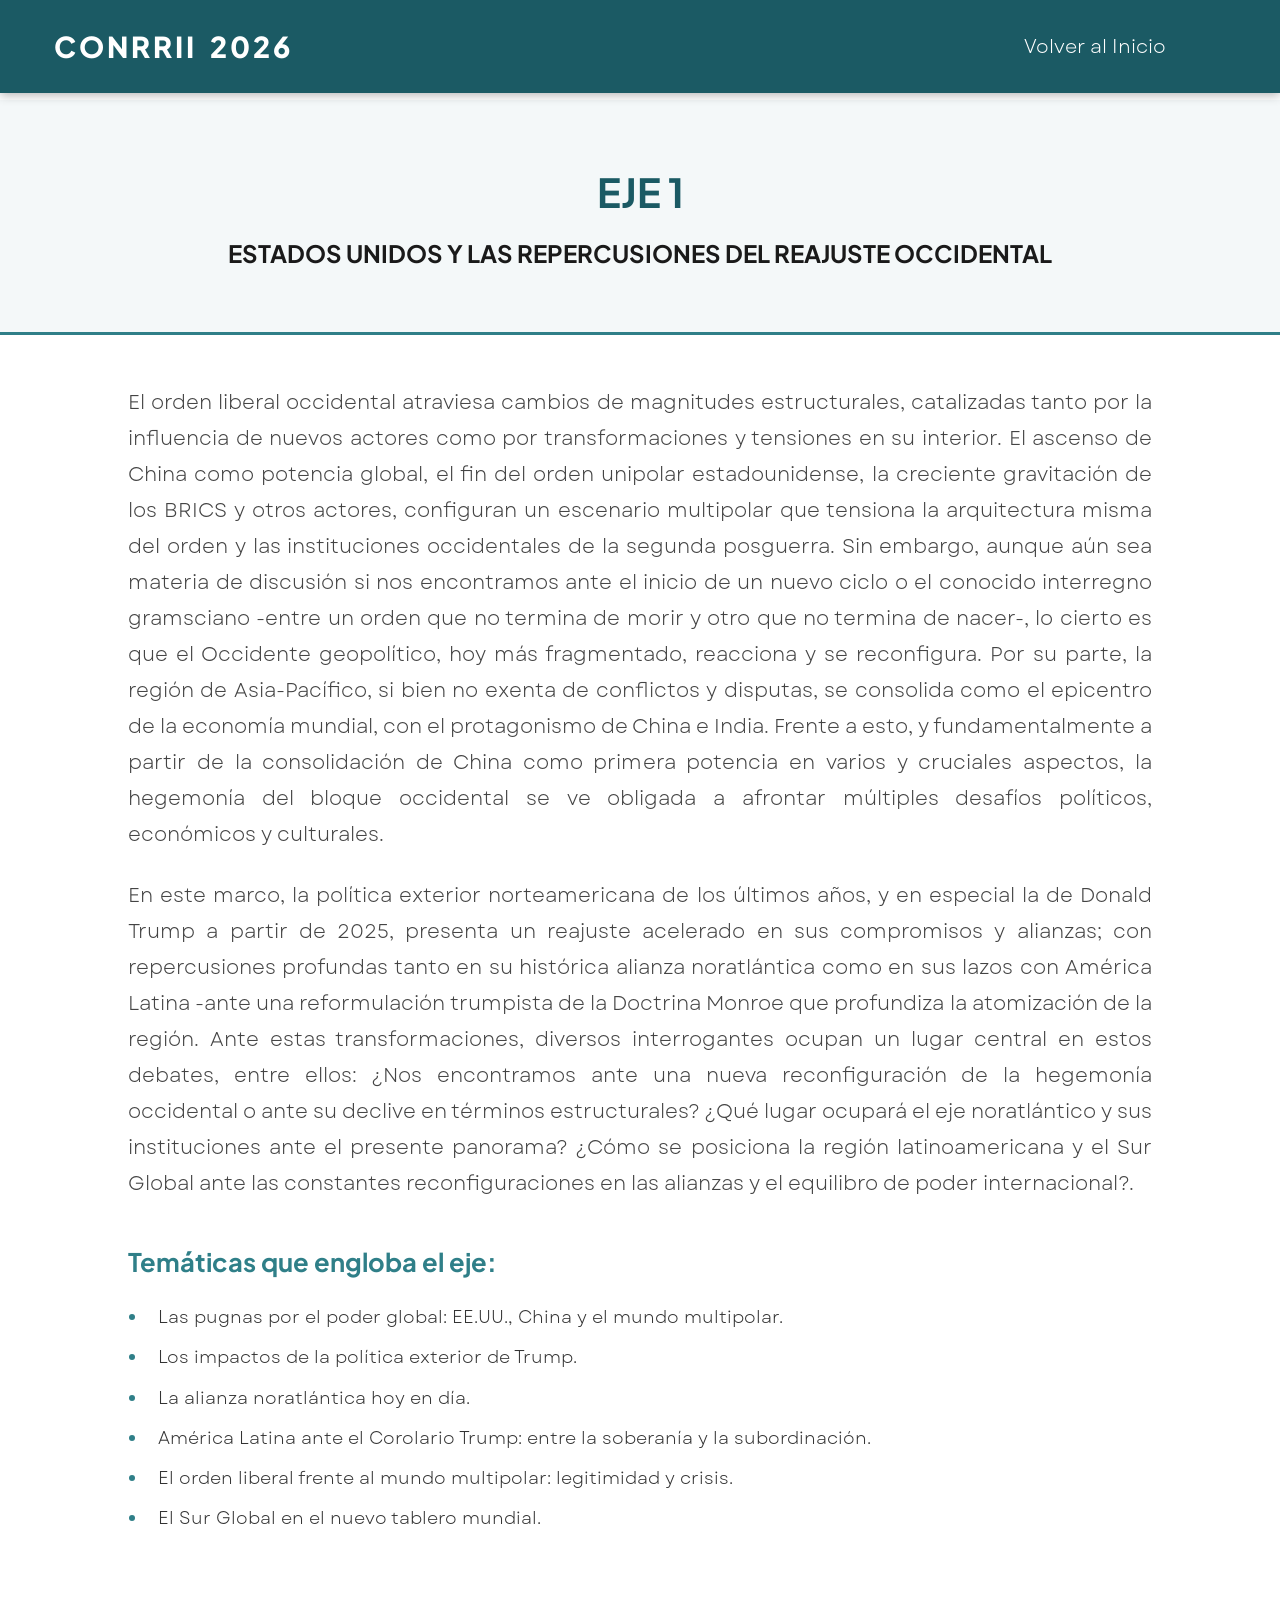
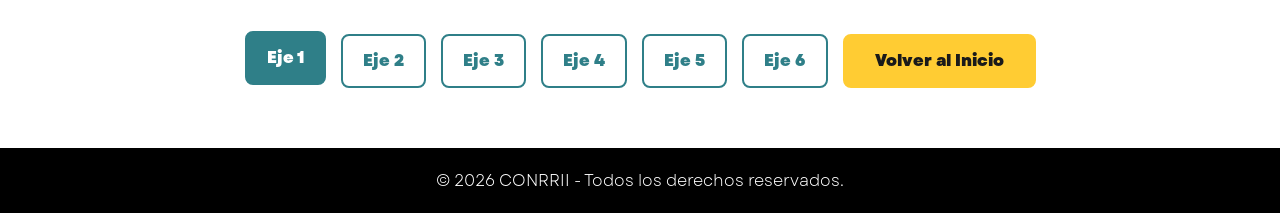
<file: ejes/eje1.html>
<!DOCTYPE html>
<html lang="es">
<head>
    <meta charset="UTF-8">
    <meta name="viewport" content="width=device-width, initial-scale=1.0">
    <title>Eje 1 | CONRRII 2026</title>
    <link rel="stylesheet" href="../style.css"> 
    <link rel="stylesheet" href="../ejes/ejes.css"> 
</head>
<body>
    <header>
        <nav>
            <a href="../index.html" class="logo">CONRRII <span class="numeros">2026</span></a>
            <ul id="nav-menu" class="menu-ejes">
                <li><a href="../index.html" class="btn-volver-header">Volver al Inicio</a></li>
            </ul>
        </nav>
    </header>

    <section class="header-eje">
        <h1>EJE 1</h1>
        <h2>ESTADOS UNIDOS Y LAS REPERCUSIONES DEL REAJUSTE OCCIDENTAL</h2>
    </section>

    <section class="contenido-eje">
        <p>El orden liberal occidental atraviesa cambios de magnitudes estructurales, catalizadas tanto por la influencia de nuevos actores como por transformaciones y tensiones en su interior. El ascenso de China como potencia global, el fin del orden unipolar estadounidense, la creciente gravitación de los BRICS y otros actores, configuran un escenario multipolar que tensiona la arquitectura misma del orden y las instituciones occidentales de la segunda posguerra. Sin embargo, aunque aún sea materia de discusión si nos encontramos ante el inicio de un nuevo ciclo o el conocido interregno gramsciano -entre un orden que no termina de morir y otro que no termina de nacer-, lo cierto es que el Occidente geopolítico, hoy más fragmentado, reacciona y se reconfigura. Por su parte, la región de Asia-Pacífico, si bien no exenta de conflictos y disputas, se consolida como el epicentro de la economía mundial, con el protagonismo de China e India. Frente a esto, y fundamentalmente a partir de la consolidación de China como primera potencia en varios y cruciales aspectos, la hegemonía del bloque occidental se ve obligada a afrontar múltiples desafíos políticos, económicos y culturales.</p>
        
        <p>En este marco, la política exterior norteamericana de los últimos años, y en especial la de Donald Trump a partir de 2025, presenta un reajuste acelerado en sus compromisos y alianzas; con repercusiones profundas tanto en su histórica alianza noratlántica como en sus lazos con América Latina -ante una reformulación trumpista de la Doctrina Monroe que profundiza la atomización de la región. Ante estas transformaciones, diversos interrogantes ocupan un lugar central en estos debates, entre ellos: ¿Nos encontramos ante una nueva reconfiguración de la hegemonía occidental o ante su declive en términos estructurales? ¿Qué lugar ocupará el eje noratlántico y sus instituciones ante el presente panorama? ¿Cómo se posiciona la región latinoamericana y el Sur Global ante las constantes reconfiguraciones en las alianzas y el equilibro de poder internacional?.</p>

        <h3>Temáticas que engloba el eje:</h3>
        <ul class="lista-temas">
            <li>Las pugnas por el poder global: EE.UU., China y el mundo multipolar.</li>
            <li>Los impactos de la política exterior de Trump.</li>
            <li>La alianza noratlántica hoy en día.</li>
            <li>América Latina ante el Corolario Trump: entre la soberanía y la subordinación.</li>
            <li>El orden liberal frente al mundo multipolar: legitimidad y crisis.</li>
            <li>El Sur Global en el nuevo tablero mundial.</li>
        </ul>
    </section>

    <section class="navegacion-ejes">
        <a href="../index.html" class="btn-nav-eje btn-volver-inicio">Volver al Inicio</a>
        <a href="eje1.html" class="btn-nav-eje activo">Eje 1</a>
        <a href="eje2.html" class="btn-nav-eje">Eje 2</a>
        <a href="eje3.html" class="btn-nav-eje">Eje 3</a>
        <a href="eje4.html" class="btn-nav-eje">Eje 4</a>
        <a href="eje5.html" class="btn-nav-eje">Eje 5</a>
        <a href="eje6.html" class="btn-nav-eje">Eje 6</a>
    </section>

    <footer class="footer-principal">
        <p>&copy; 2026 CONRRII - Todos los derechos reservados.</p>
    </footer>

</body>
</html>
</file>
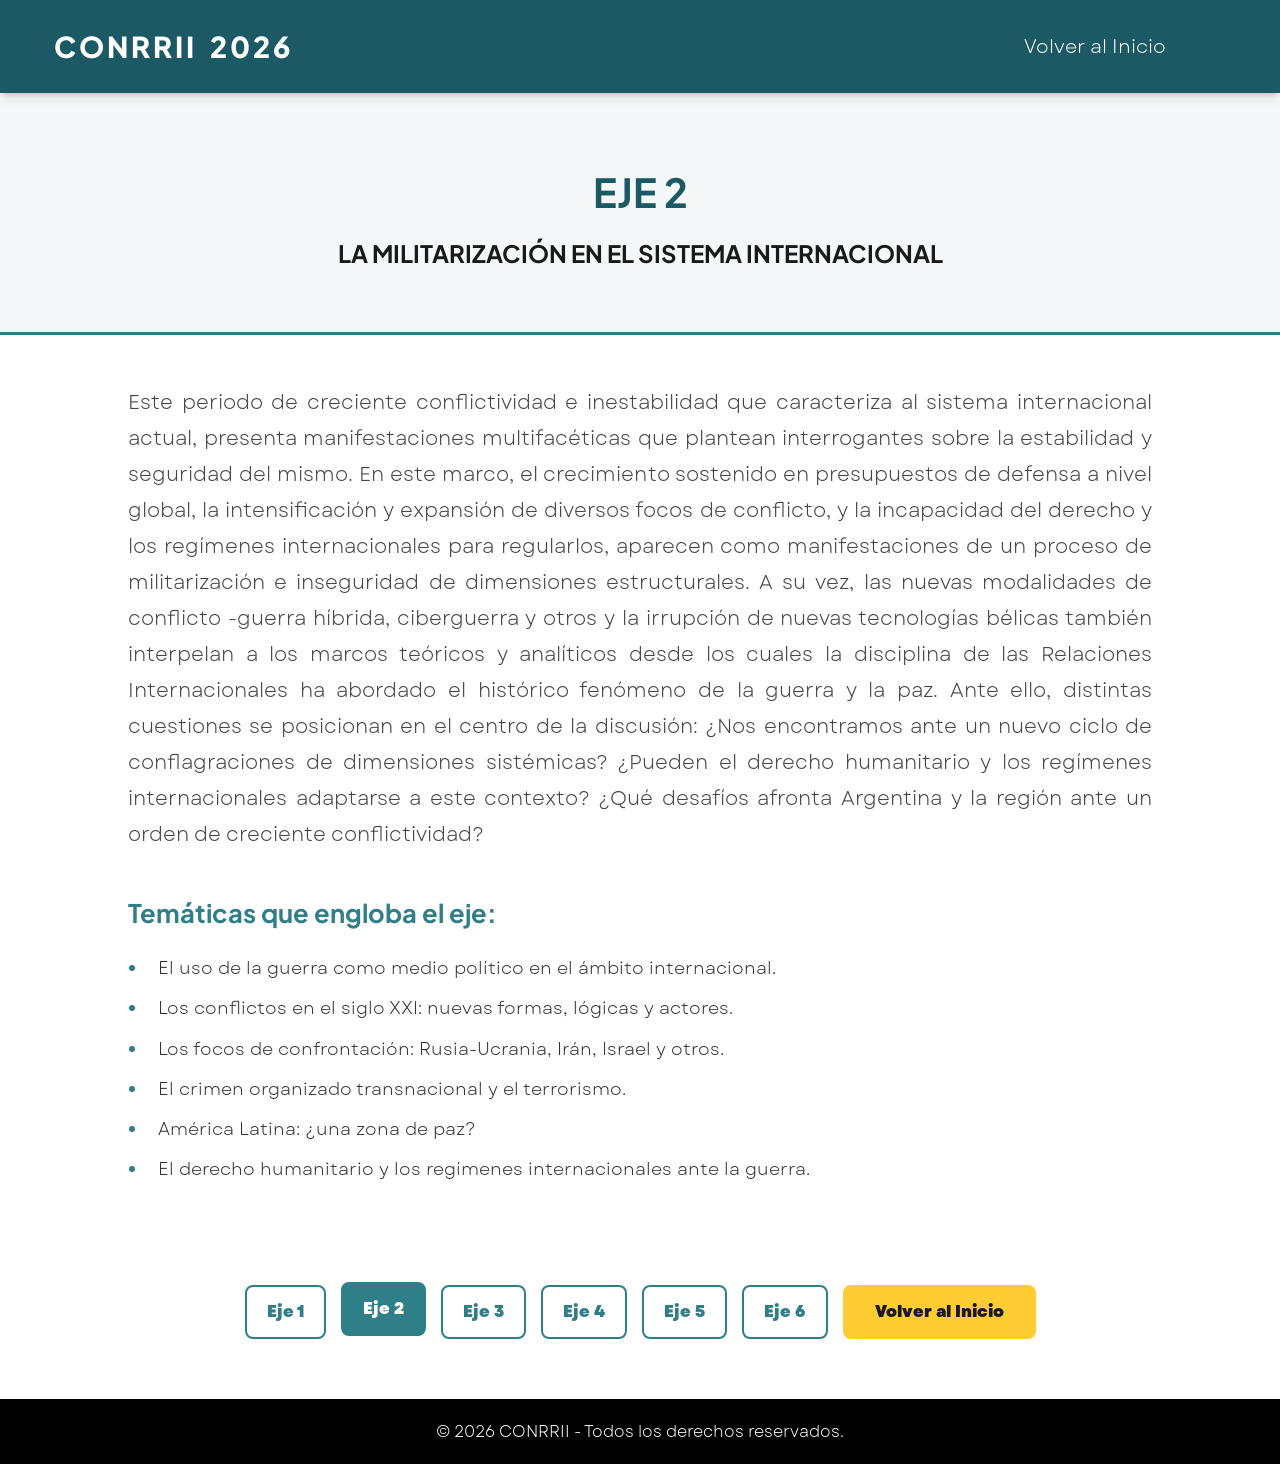
<file: ejes/eje2.html>
<!DOCTYPE html>
<html lang="es">
<head>
    <meta charset="UTF-8">
    <meta name="viewport" content="width=device-width, initial-scale=1.0">
    <title>Eje 2 | CONRRII 2026</title>
    <link rel="stylesheet" href="../style.css"> 
    <link rel="stylesheet" href="../ejes/ejes.css"> 
</head>
<body>
    <header>
        <nav>
            <a href="../index.html" class="logo">CONRRII <span class="numeros">2026</span></a>
            <ul id="nav-menu" class="menu-ejes">
                <li><a href="../index.html" class="btn-volver-header">Volver al Inicio</a></li>
            </ul>
        </nav>
    </header>

    <section class="header-eje">
        <h1>EJE 2</h1>
        <h2>LA MILITARIZACIÓN EN EL SISTEMA INTERNACIONAL</h2>
    </section>

    <section class="contenido-eje">
        <p>Este periodo de creciente conflictividad e inestabilidad que caracteriza al sistema internacional actual, presenta manifestaciones multifacéticas que plantean interrogantes sobre la estabilidad y seguridad del mismo. En este marco, el crecimiento sostenido en presupuestos de defensa a nivel global, la intensificación y expansión de diversos focos de conflicto, y la incapacidad del derecho y los regímenes internacionales para regularlos, aparecen como manifestaciones de un proceso de militarización e inseguridad de dimensiones estructurales. A su vez, las nuevas modalidades de conflicto -guerra híbrida, ciberguerra y otros y la irrupción de nuevas tecnologías bélicas también interpelan a los marcos teóricos y analíticos desde los cuales la disciplina de las Relaciones Internacionales ha abordado el histórico fenómeno de la guerra y la paz. Ante ello, distintas cuestiones se posicionan en el centro de la discusión: ¿Nos encontramos ante un nuevo ciclo de conflagraciones de dimensiones sistémicas? ¿Pueden el derecho humanitario y los regímenes internacionales adaptarse a este contexto? ¿Qué desafíos afronta Argentina y la región ante un orden de creciente conflictividad?</p>

        <h3>Temáticas que engloba el eje:</h3>
        <ul class="lista-temas">
            <li>El uso de la guerra como medio político en el ámbito internacional.</li>
            <li>Los conflictos en el siglo XXI: nuevas formas, lógicas y actores.</li>
            <li>Los focos de confrontación: Rusia-Ucrania, Irán, Israel y otros.</li>
            <li>El crimen organizado transnacional y el terrorismo.</li>
            <li>América Latina: ¿una zona de paz?</li>
            <li>El derecho humanitario y los regímenes internacionales ante la guerra.</li>
        </ul>
    </section>

    <section class="navegacion-ejes">
        <a href="../index.html" class="btn-nav-eje btn-volver-inicio">Volver al Inicio</a>
        <a href="eje1.html" class="btn-nav-eje">Eje 1</a>
        <a href="eje2.html" class="btn-nav-eje activo">Eje 2</a>
        <a href="eje3.html" class="btn-nav-eje">Eje 3</a>
        <a href="eje4.html" class="btn-nav-eje">Eje 4</a>
        <a href="eje5.html" class="btn-nav-eje">Eje 5</a>
        <a href="eje6.html" class="btn-nav-eje">Eje 6</a>
    </section>

    <footer class="footer-principal">
        <p>&copy; 2026 CONRRII - Todos los derechos reservados.</p>
    </footer>
</body>
</html>
</file>
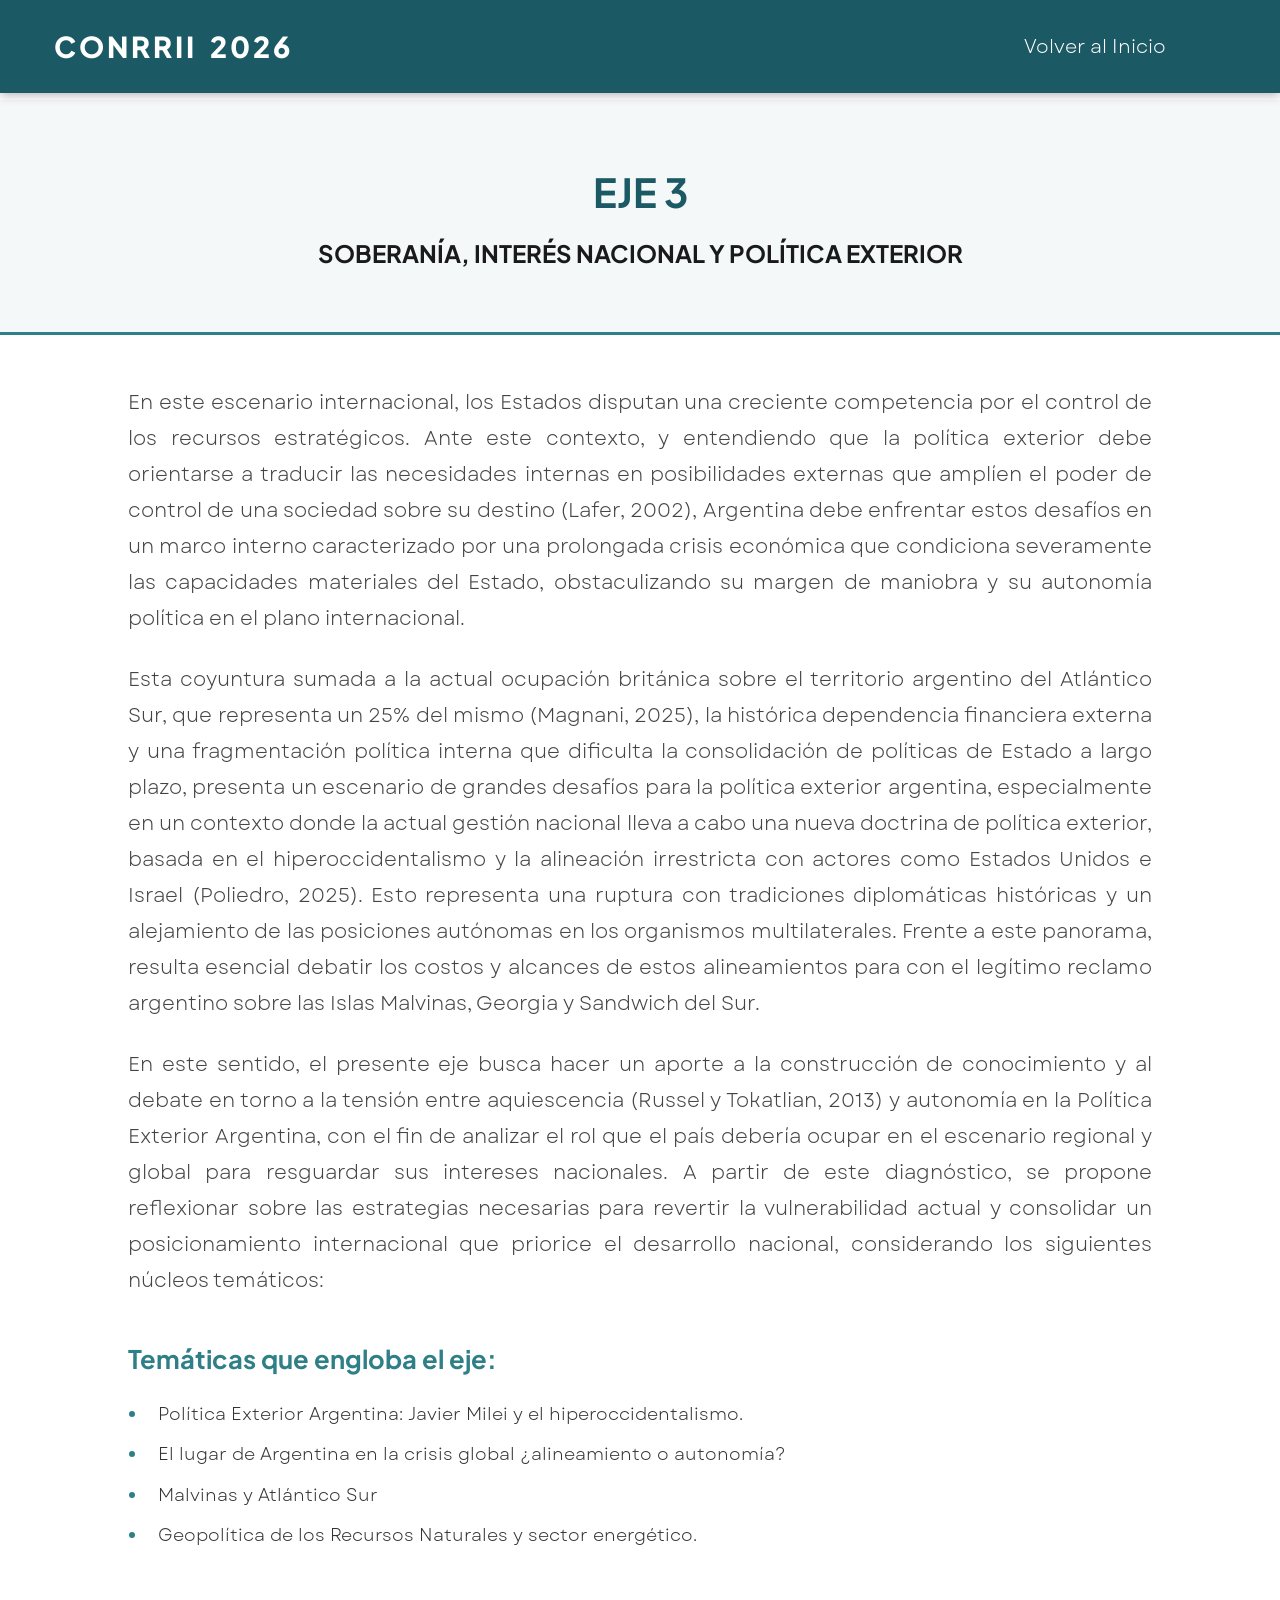
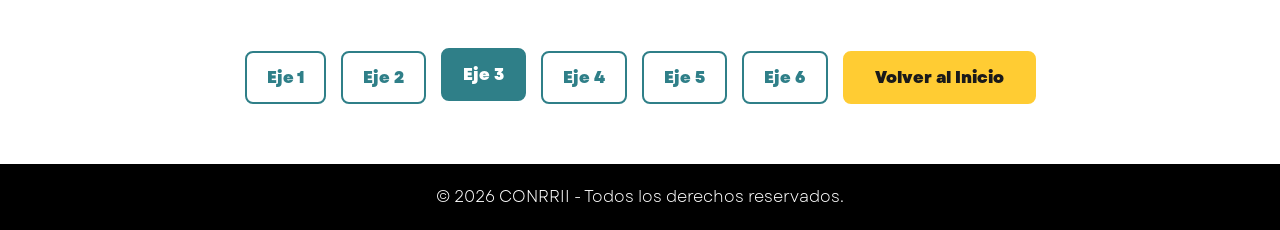
<file: ejes/eje3.html>
<!DOCTYPE html>
<html lang="es">
<head>
    <meta charset="UTF-8">
    <meta name="viewport" content="width=device-width, initial-scale=1.0">
    <title>Eje 3 | CONRRII 2026</title>
    <link rel="stylesheet" href="../style.css"> 
    <link rel="stylesheet" href="../ejes/ejes.css"> 
</head>
<body>
    <header>
        <nav>
            <a href="../index.html" class="logo">CONRRII <span class="numeros">2026</span></a>
            <ul id="nav-menu" class="menu-ejes">
                <li><a href="../index.html" class="btn-volver-header">Volver al Inicio</a></li>
            </ul>
        </nav>
    </header>

    <section class="header-eje">
        <h1>EJE 3</h1>
        <h2>SOBERANÍA, INTERÉS NACIONAL Y POLÍTICA EXTERIOR</h2>
    </section>

    <section class="contenido-eje">
        <p>En este escenario internacional, los Estados disputan una creciente competencia por el control de los recursos estratégicos. Ante este contexto, y entendiendo que la política exterior debe orientarse a traducir las necesidades internas en posibilidades externas que amplíen el poder de control de una sociedad sobre su destino (Lafer, 2002), Argentina debe enfrentar estos desafíos en un marco interno caracterizado por una prolongada crisis económica que condiciona severamente las capacidades materiales del Estado, obstaculizando su margen de maniobra y su autonomía política en el plano internacional.</p>
        
        <p>Esta coyuntura sumada a la actual ocupación británica sobre el territorio argentino del Atlántico Sur, que representa un 25% del mismo (Magnani, 2025), la histórica dependencia financiera externa y una fragmentación política interna que dificulta la consolidación de políticas de Estado a largo plazo, presenta un escenario de grandes desafíos para la política exterior argentina, especialmente en un contexto donde la actual gestión nacional lleva a cabo una nueva doctrina de política exterior, basada en el hiperoccidentalismo y la alineación irrestricta con actores como Estados Unidos e Israel (Poliedro, 2025). Esto representa una ruptura con tradiciones diplomáticas históricas y un alejamiento de las posiciones autónomas en los organismos multilaterales. Frente a este panorama, resulta esencial debatir los costos y alcances de estos alineamientos para con el legítimo reclamo argentino sobre las Islas Malvinas, Georgia y Sandwich del Sur.</p>

        <p>En este sentido, el presente eje busca hacer un aporte a la construcción de conocimiento y al debate en torno a la tensión entre aquiescencia (Russel y Tokatlian, 2013) y autonomía en la Política Exterior Argentina, con el fin de analizar el rol que el país debería ocupar en el escenario regional y global para resguardar sus intereses nacionales. A partir de este diagnóstico, se propone reflexionar sobre las estrategias necesarias para revertir la vulnerabilidad actual y consolidar un posicionamiento internacional que priorice el desarrollo nacional, considerando los siguientes núcleos temáticos:</p>

        <h3>Temáticas que engloba el eje:</h3>
        <ul class="lista-temas">
            <li>Política Exterior Argentina: Javier Milei y el hiperoccidentalismo.</li>
            <li>El lugar de Argentina en la crisis global ¿alineamiento o autonomía?</li>
            <li>Malvinas y Atlántico Sur</li>
            <li>Geopolítica de los Recursos Naturales y sector energético.</li>
        </ul>
    </section>

    <section class="navegacion-ejes">
        <a href="../index.html" class="btn-nav-eje btn-volver-inicio">Volver al Inicio</a>
        <a href="eje1.html" class="btn-nav-eje">Eje 1</a>
        <a href="eje2.html" class="btn-nav-eje">Eje 2</a>
        <a href="eje3.html" class="btn-nav-eje activo">Eje 3</a>
        <a href="eje4.html" class="btn-nav-eje">Eje 4</a>
        <a href="eje5.html" class="btn-nav-eje">Eje 5</a>
        <a href="eje6.html" class="btn-nav-eje">Eje 6</a>
    </section>

    <footer class="footer-principal">
        <p>&copy; 2026 CONRRII - Todos los derechos reservados.</p>
    </footer>
</body>
</html>
</file>
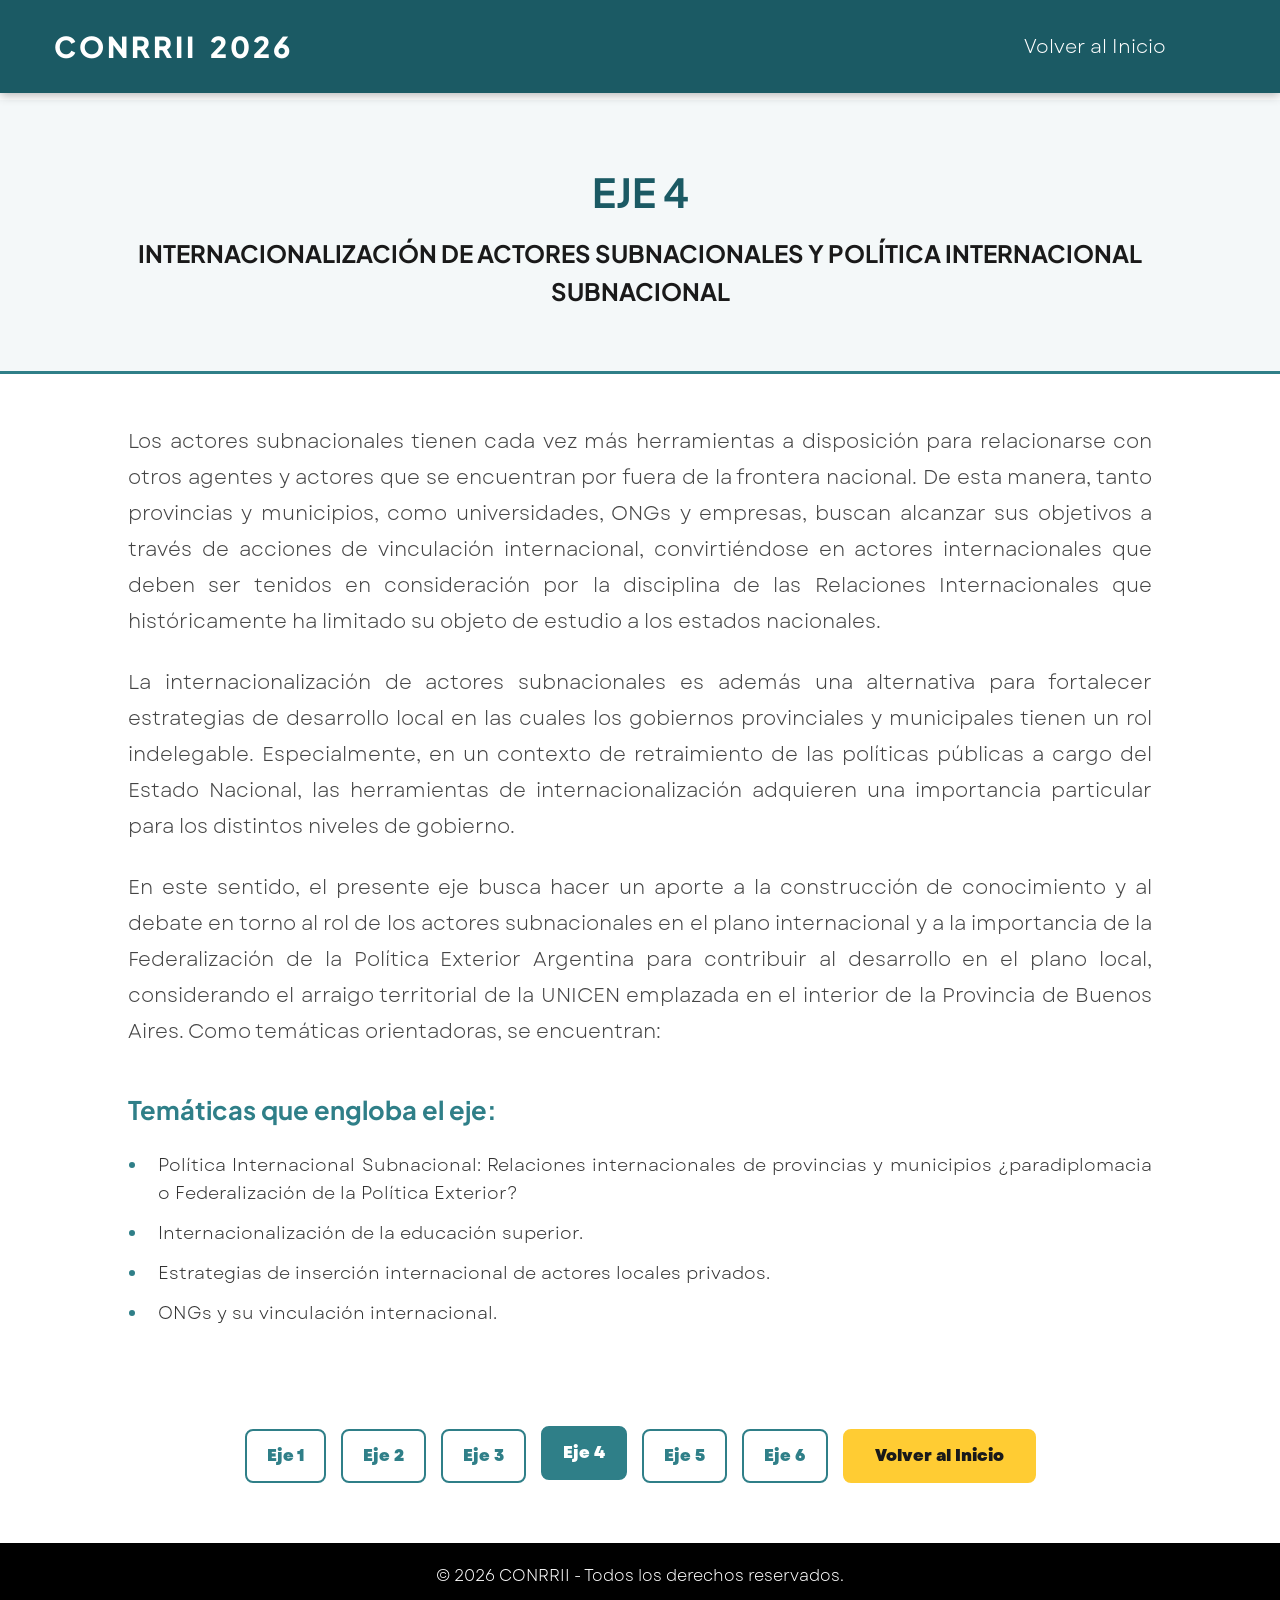
<file: ejes/eje4.html>
<!DOCTYPE html>
<html lang="es">
<head>
    <meta charset="UTF-8">
    <meta name="viewport" content="width=device-width, initial-scale=1.0">
    <title>Eje 4 | CONRRII 2026</title>
    <link rel="stylesheet" href="../style.css"> 
    <link rel="stylesheet" href="../ejes/ejes.css"> 
</head>
<body>
    <header>
        <nav>
            <a href="../index.html" class="logo">CONRRII <span class="numeros">2026</span></a>
            <ul id="nav-menu" class="menu-ejes">
                <li><a href="../index.html" class="btn-volver-header">Volver al Inicio</a></li>
            </ul>
        </nav>
    </header>

    <section class="header-eje">
        <h1>EJE 4</h1>
        <h2>INTERNACIONALIZACIÓN DE ACTORES SUBNACIONALES Y POLÍTICA INTERNACIONAL SUBNACIONAL</h2>
    </section>

    <section class="contenido-eje">
        <p>Los actores subnacionales tienen cada vez más herramientas a disposición para relacionarse con otros agentes y actores que se encuentran por fuera de la frontera nacional. De esta manera, tanto provincias y municipios, como universidades, ONGs y empresas, buscan alcanzar sus objetivos a través de acciones de vinculación internacional, convirtiéndose en actores internacionales que deben ser tenidos en consideración por la disciplina de las Relaciones Internacionales que históricamente ha limitado su objeto de estudio a los estados nacionales.</p>
        
        <p>La internacionalización de actores subnacionales es además una alternativa para fortalecer estrategias de desarrollo local en las cuales los gobiernos provinciales y municipales tienen un rol indelegable. Especialmente, en un contexto de retraimiento de las políticas públicas a cargo del Estado Nacional, las herramientas de internacionalización adquieren una importancia particular para los distintos niveles de gobierno.</p>

        <p>En este sentido, el presente eje busca hacer un aporte a la construcción de conocimiento y al debate en torno al rol de los actores subnacionales en el plano internacional y a la importancia de la Federalización de la Política Exterior Argentina para contribuir al desarrollo en el plano local, considerando el arraigo territorial de la UNICEN emplazada en el interior de la Provincia de Buenos Aires. Como temáticas orientadoras, se encuentran:</p>

        <h3>Temáticas que engloba el eje:</h3>
        <ul class="lista-temas">
            <li>Política Internacional Subnacional: Relaciones internacionales de provincias y municipios ¿paradiplomacia o Federalización de la Política Exterior?</li>
            <li>Internacionalización de la educación superior.</li>
            <li>Estrategias de inserción internacional de actores locales privados.</li>
            <li>ONGs y su vinculación internacional.</li>
        </ul>
    </section>

    <section class="navegacion-ejes">
        <a href="../index.html" class="btn-nav-eje btn-volver-inicio">Volver al Inicio</a>
        <a href="eje1.html" class="btn-nav-eje">Eje 1</a>
        <a href="eje2.html" class="btn-nav-eje">Eje 2</a>
        <a href="eje3.html" class="btn-nav-eje">Eje 3</a>
        <a href="eje4.html" class="btn-nav-eje activo">Eje 4</a>
        <a href="eje5.html" class="btn-nav-eje">Eje 5</a>
        <a href="eje6.html" class="btn-nav-eje">Eje 6</a>
    </section>

    <footer class="footer-principal">
        <p>&copy; 2026 CONRRII - Todos los derechos reservados.</p>
    </footer>
</body>
</html>
</file>
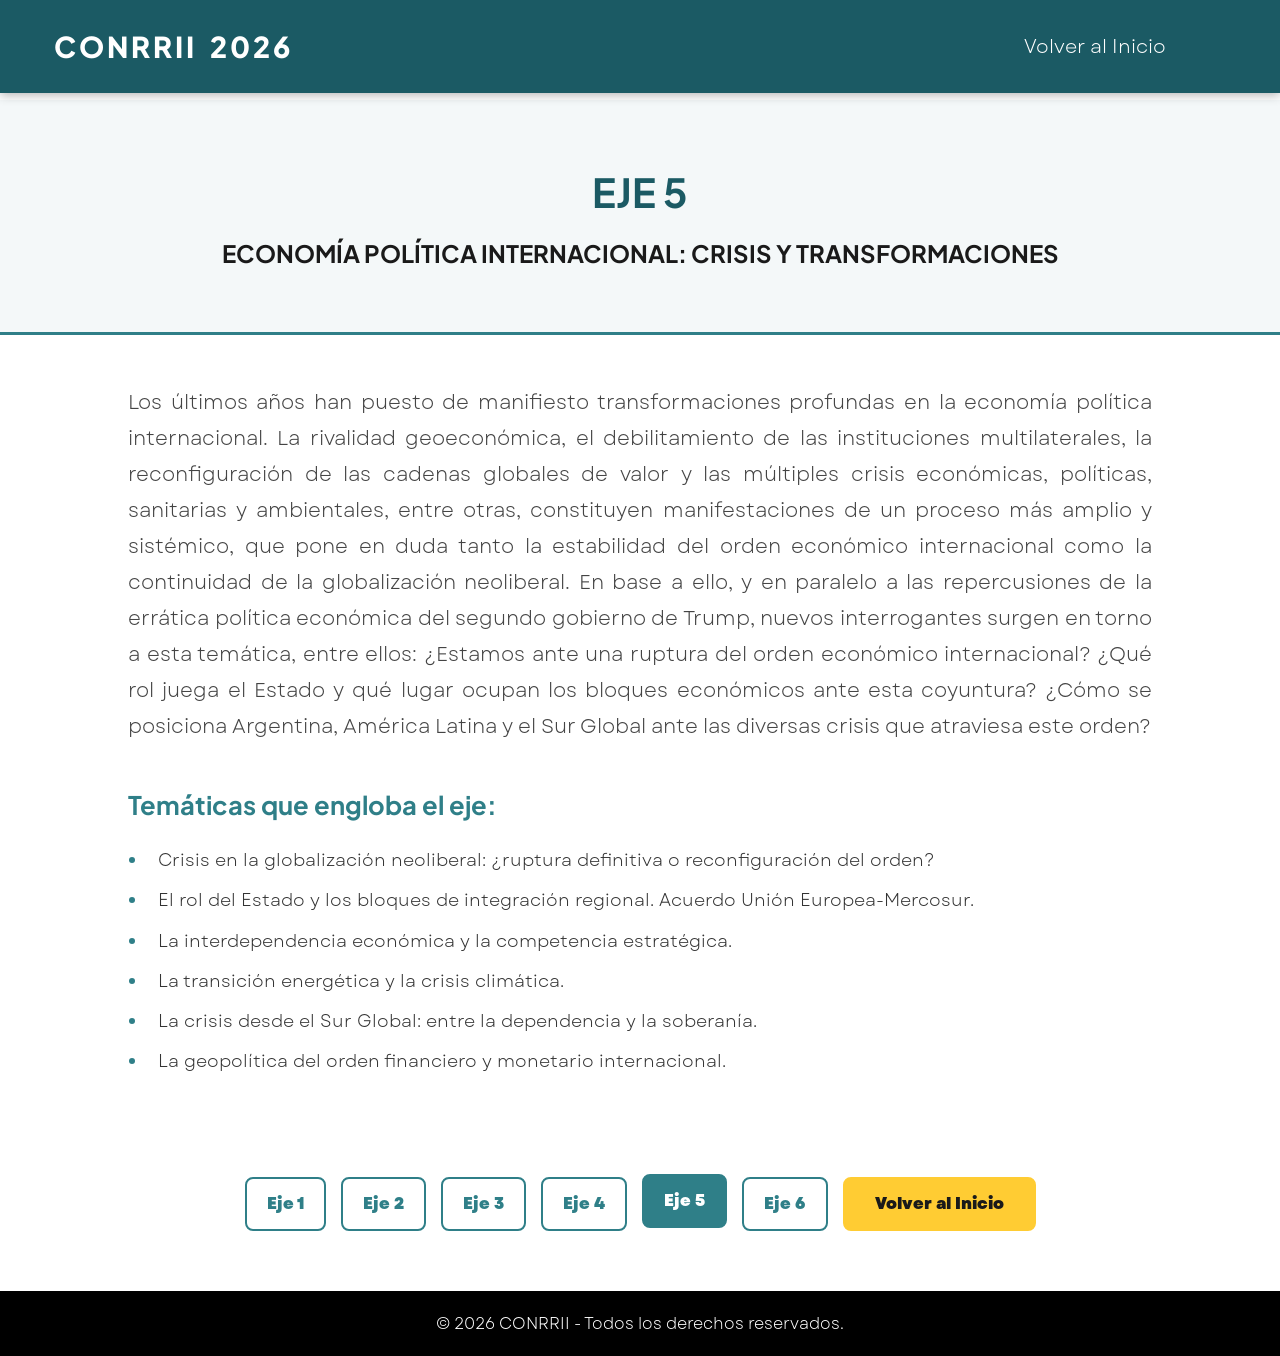
<file: ejes/eje5.html>
<!DOCTYPE html>
<html lang="es">
<head>
    <meta charset="UTF-8">
    <meta name="viewport" content="width=device-width, initial-scale=1.0">
    <title>Eje 5 | CONRRII 2026</title>
    <link rel="stylesheet" href="../style.css"> 
    <link rel="stylesheet" href="../ejes/ejes.css"> 
</head>
<body>
    <header>
        <nav>
            <a href="../index.html" class="logo">CONRRII <span class="numeros">2026</span></a>
            <ul id="nav-menu" class="menu-ejes">
                <li><a href="../index.html" class="btn-volver-header">Volver al Inicio</a></li>
            </ul>
        </nav>
    </header>

    <section class="header-eje">
        <h1>EJE 5</h1>
        <h2>ECONOMÍA POLÍTICA INTERNACIONAL: CRISIS Y TRANSFORMACIONES</h2>
    </section>

    <section class="contenido-eje">
        <p>Los últimos años han puesto de manifiesto transformaciones profundas en la economía política internacional. La rivalidad geoeconómica, el debilitamiento de las instituciones multilaterales, la reconfiguración de las cadenas globales de valor y las múltiples crisis económicas, políticas, sanitarias y ambientales, entre otras, constituyen manifestaciones de un proceso más amplio y sistémico, que pone en duda tanto la estabilidad del orden económico internacional como la continuidad de la globalización neoliberal. En base a ello, y en paralelo a las repercusiones de la errática política económica del segundo gobierno de Trump, nuevos interrogantes surgen en torno a esta temática, entre ellos: ¿Estamos ante una ruptura del orden económico internacional? ¿Qué rol juega el Estado y qué lugar ocupan los bloques económicos ante esta coyuntura? ¿Cómo se posiciona Argentina, América Latina y el Sur Global ante las diversas crisis que atraviesa este orden?</p>

        <h3>Temáticas que engloba el eje:</h3>
        <ul class="lista-temas">
            <li>Crisis en la globalización neoliberal: ¿ruptura definitiva o reconfiguración del orden?</li>
            <li>El rol del Estado y los bloques de integración regional. Acuerdo Unión Europea-Mercosur.</li>
            <li>La interdependencia económica y la competencia estratégica.</li>
            <li>La transición energética y la crisis climática.</li>
            <li>La crisis desde el Sur Global: entre la dependencia y la soberanía.</li>
            <li>La geopolítica del orden financiero y monetario internacional.</li>
        </ul>
    </section>

    <section class="navegacion-ejes">
        <a href="../index.html" class="btn-nav-eje btn-volver-inicio">Volver al Inicio</a>
        <a href="eje1.html" class="btn-nav-eje">Eje 1</a>
        <a href="eje2.html" class="btn-nav-eje">Eje 2</a>
        <a href="eje3.html" class="btn-nav-eje">Eje 3</a>
        <a href="eje4.html" class="btn-nav-eje">Eje 4</a>
        <a href="eje5.html" class="btn-nav-eje activo">Eje 5</a>
        <a href="eje6.html" class="btn-nav-eje">Eje 6</a>
    </section>

    <footer class="footer-principal">
        <p>&copy; 2026 CONRRII - Todos los derechos reservados.</p>
    </footer>
</body>
</html>
</file>
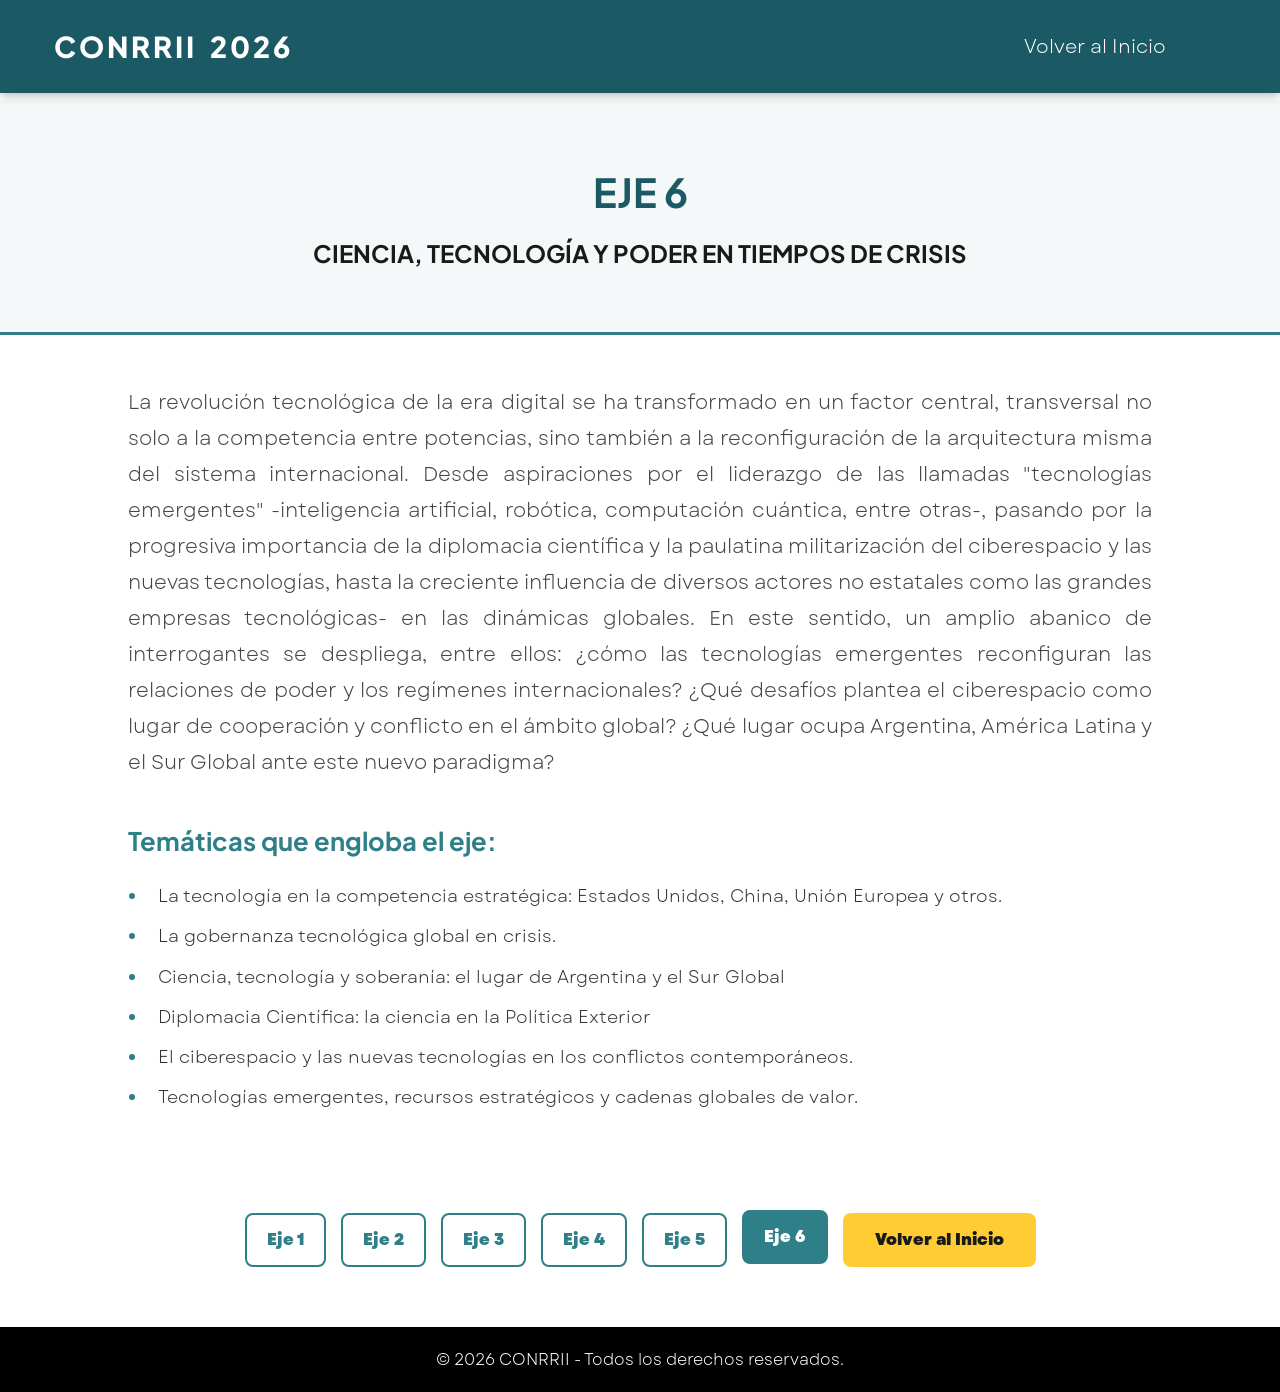
<file: ejes/eje6.html>
<!DOCTYPE html>
<html lang="es">
<head>
    <meta charset="UTF-8">
    <meta name="viewport" content="width=device-width, initial-scale=1.0">
    <title>Eje 6 | CONRRII 2026</title>
    <link rel="stylesheet" href="../style.css"> 
    <link rel="stylesheet" href="../ejes/ejes.css"> 
</head>
<body>
    <header>
        <nav>
            <a href="../index.html" class="logo">CONRRII <span class="numeros">2026</span></a>
            <ul id="nav-menu" class="menu-ejes">
                <li><a href="../index.html" class="btn-volver-header">Volver al Inicio</a></li>
            </ul>
        </nav>
    </header>

    <section class="header-eje">
        <h1>EJE 6</h1>
        <h2>CIENCIA, TECNOLOGÍA Y PODER EN TIEMPOS DE CRISIS</h2>
    </section>

    <section class="contenido-eje">
        <p>La revolución tecnológica de la era digital se ha transformado en un factor central, transversal no solo a la competencia entre potencias, sino también a la reconfiguración de la arquitectura misma del sistema internacional. Desde aspiraciones por el liderazgo de las llamadas "tecnologías emergentes" -inteligencia artificial, robótica, computación cuántica, entre otras-, pasando por la progresiva importancia de la diplomacia científica y la paulatina militarización del ciberespacio y las nuevas tecnologías, hasta la creciente influencia de diversos actores no estatales como las grandes empresas tecnológicas- en las dinámicas globales. En este sentido, un amplio abanico de interrogantes se despliega, entre ellos: ¿cómo las tecnologías emergentes reconfiguran las relaciones de poder y los regímenes internacionales? ¿Qué desafíos plantea el ciberespacio como lugar de cooperación y conflicto en el ámbito global? ¿Qué lugar ocupa Argentina, América Latina y el Sur Global ante este nuevo paradigma?</p>

        <h3>Temáticas que engloba el eje:</h3>
        <ul class="lista-temas">
            <li>La tecnología en la competencia estratégica: Estados Unidos, China, Unión Europea y otros.</li>
            <li>La gobernanza tecnológica global en crisis.</li>
            <li>Ciencia, tecnología y soberanía: el lugar de Argentina y el Sur Global</li>
            <li>Diplomacia Científica: la ciencia en la Política Exterior</li>
            <li>El ciberespacio y las nuevas tecnologías en los conflictos contemporáneos.</li>
            <li>Tecnologías emergentes, recursos estratégicos y cadenas globales de valor.</li>
        </ul>
    </section>

    <section class="navegacion-ejes">
        <a href="../index.html" class="btn-nav-eje btn-volver-inicio">Volver al Inicio</a>
        <a href="eje1.html" class="btn-nav-eje">Eje 1</a>
        <a href="eje2.html" class="btn-nav-eje">Eje 2</a>
        <a href="eje3.html" class="btn-nav-eje">Eje 3</a>
        <a href="eje4.html" class="btn-nav-eje">Eje 4</a>
        <a href="eje5.html" class="btn-nav-eje">Eje 5</a>
        <a href="eje6.html" class="btn-nav-eje activo">Eje 6</a>
    </section>

    <footer class="footer-principal">
        <p>&copy; 2026 CONRRII - Todos los derechos reservados.</p>
    </footer>
</body>
</html>
</file>
<file: style.css>
@import url('https://fonts.googleapis.com/css2?family=Plus+Jakarta+Sans:wght@600;700;800&display=swap'); 
@font-face {
    font-family: 'Garet';
    src: url('fuentes/Garet-Book.woff2') format('woff2'),
         url('fuentes/Garet-Book.ttf') format('truetype');
    font-weight: normal;
    font-style: normal;
    font-display: swap; 
}

@font-face {
    font-family: 'Garet';
    src: url('fuentes/Garet-Heavy.woff2') format('woff2'),
         url('fuentes/Garet-Heavy.ttf') format('truetype');
    font-weight: bold;
    font-style: normal;
    font-display: swap; 
}

:root {
    /*paleta de colores oficial */
    --color-fondo: #1b5a64;      
    --color-secundario: #338390; 
    --color-acento: #ffcc33;     
    --color-blanco: #ffffff;     
    --color-texto: #1a1a1a;      

    --fuente-titulos: 'Plus Jakarta Sans', -apple-system, BlinkMacSystemFont, sans-serif;
    --fuente-textos: 'Garet', sans-serif;
}

* {
    margin: 0;
    padding: 0;
    box-sizing: border-box;
    /* Le aplicamos Garet a toda la página por defecto */
    font-family: var(--fuente-textos);
    scroll-behavior: smooth;
    scroll-margin-top: 50px;
}

body {
    background-color: var(--color-blanco);
    color: var(--color-texto);
    line-height: 1.6;
    overflow-x: hidden; 

}

/* Títulos con Monterchi Serif */
h1, h2, h3, .logo {
    font-family: var(--fuente-titulos);
}

header {
    background-color: var(--color-fondo); 
    color: var(--color-blanco);
    padding: 1rem 5%;
    position: fixed;
    width: 100%;
    top: 0;
    z-index: 1000;
    box-shadow: 0 2px 10px rgba(0,0,0,0.3);
}

/* Configuracion estetica del header */
nav {
    display: flex;
    align-items: center;
    justify-content: space-between; /* Separa los extremos */
    padding: 5px 20px;
}

#nav-menu {
    display: flex;
    align-items: center;
    list-style: none;
    gap: 1.8rem; /* Distancia uniforme e idéntica entre todos los elementos */
    margin: 0 auto; /* Centra el grupo de enlaces dentro del espacio disponible */
    padding: 0 20px;
}

.logo {
    text-decoration: none;
    font-size: 1.8rem;
    font-weight: 800;
    letter-spacing: 3px;
    cursor: pointer;
    position: relative;
    color: var(--color-blanco);
    overflow: hidden;
    margin-left: -30px;
}

.logo:hover {
    background: linear-gradient(
        to right, 
        var(--color-blanco) 20%, 
        var(--color-acento) 40%, 
        var(--color-blanco) 60%
    );
    background-size: 200% auto;
    -webkit-background-clip: text;
    -webkit-text-fill-color: transparent;
    animation: brilloMetalico 1.5s linear infinite;
}

nav ul {
    display: flex;
    list-style: none;
}

nav ul li {
    margin-left: 0; /* Se elimina el margin fijo para usar flexbox gap */
}

/*Tamaño de los enlaces del header*/
nav ul li a {
    color: var(--color-blanco);
    text-decoration: none;
    font-size: 0.95rem;
    white-space: nowrap; /* Evita que los nombres de menú se rompan en 2 líneas */
    transition: color 0.3s;
}

nav ul li a:hover {
    color: var(--color-acento); 
}

/* Sección Hero (Inicio) */
.hero {
    height: 80vh; 
    background: linear-gradient(rgba(0, 35, 68, 0.8), rgba(0, 35, 68, 0.8)), 
                url('img/fonodConri.jpg');
    background-size: cover;
    background-position: center;
    display: flex;
    flex-direction: column;
    justify-content: center;
    align-items: center;
    text-align: center;
    color: white;
    padding: 0 10%;
    margin-top: 70px;
}

.hero h1 {
    font-size: 2.0rem; 
    font-weight: 700;
    line-height: 1.3;
    max-width: 900px;
    margin-bottom: 20px;
    letter-spacing: -1.0px;
}

/* Secciones de Contenido */
.content-section {
    padding: 130px 10% 80px 10%;
    text-align: center;
    border-bottom: 1px solid #f0f0f0; 
}

.content-section h2 {
    font-size: 2.8rem;
    color: #2F7F88;
    margin-bottom: 40px;
    position: relative;
    padding-bottom: 15px;
    display: inline-block;
    /* Animación de entrada suave */
    opacity: 0;
    transform: translateY(30px);
    transition: opacity 0.6s ease-out, transform 0.6s ease-out;
}
.content-section h2.visible {
    opacity: 1;
    transform: translateY(0);
}
.content-section h2::after {
    content: '';
    position: absolute;
    bottom: 0;
    left: 50%;
    width: 0; 
    height: 4px;
    background-color: #2F7F88;
    transition: width 0.6s ease-in-out;
    transform: translateX(-50%);
}

.content-section h2.visible::after {
    width: 80px; 
}

/* BOTONES DE EJES Y CHARLAS ESPECIALES */
.grid-charlas {
    display: grid;
    grid-template-columns: repeat(auto-fit, minmax(200px, 1fr));
    gap: 20px;
    margin-top: 30px;
}

.grid-charlas-especiales {
    display: grid;
    grid-template-columns: repeat(auto-fit, minmax(200px, 1fr)); 
    gap: 15px;
    margin-left: auto;
    margin-right: auto;
}

.boton-charla {
    background-color: #2F7F88;
    color: white;
    padding: 15px 10px;
    text-decoration: none;
    border-radius: 8px;
    font-weight: normal;
    font-size: 0.9rem;
    transition: transform 0.3s, background-color 0.3s;
    border: 2px solid transparent;
}

.titulo-mesas-especiales {
    margin-top: 100px;
    margin-bottom: 30px;
    font-size: 1.4rem;
    color: #1b5a64;
    font-weight: bold;
}

.boton-charla-especial {
    margin-top: 60px;
    margin-bottom: 10px;
    background-color: #053036;
    color: white;
    padding: 15px 10px;
    font-size: 0.9rem;
    word-wrap: break-word;
    text-decoration: none;
    border-radius: 8px;
    font-weight: normal;
    transition: transform 0.3s, background-color 0.3s;
    border: 2px solid transparent;
    display: flex;
    flex-direction: column; /* Respeta el salto de línea del <br> y el <small> */
    justify-content: center; /* Lo centra verticalmente */
    align-items: center; /* Lo centra horizontalmente */
    text-align: center; /* Asegura que las líneas de texto queden simétricas */
}

.boton-charla:hover {
    background-color: #ffffff;
    color: #2F7F88;
    border: 2px solid #2F7F88;
    transform: translateY(-5px);
}

.boton-charla-especial:hover {
    background-color: #ffffff;
    color: #d69813;
    border: 2px solid #2F7F88;
    transform: translateY(-5px);
}

/* Formulario de Contacto */
form {
    max-width: 600px;
    margin: 0 auto;
    display: flex;
    flex-direction: column;
    gap: 15px;
}

form input, form textarea {
    padding: 12px;
    border: 1px solid #ccc;
    border-radius: 5px;
    width: 100%;
}

form button {
    background-color:#2F7F88;
    color: white;
    padding: 15px;
    border: none;
    border-radius: 5px;
    cursor: pointer;
    font-size: 1rem;
    transition: background 0.3s;
}

form button:hover {
    background-color: #004080;
}

.footer-principal {
    background-color: #000;
    color: #fff;
    text-align: center;
    padding: 20px;
    width: 100%;
}

.btn-instagram {
    display: inline-flex;
    align-items:center;
    gap: 8px;
    color: #ffffff;
    text-decoration: none;
    font-size: 0.95rem;
    padding: 8px 12px;
    border-radius: 8px;
    transition: background-color 0.3s ease, color 0.3s ease, transform 0.2s ease;
    transform: translateY(20px);
}

.btn-instagram:hover {
    color: #f1c40f; 
    background-color: rgba(255, 255, 255, 0.1);
    transform: translateY(-2px);
}

.btn-instagram svg {
    transition: stroke 0.3s ease;
}

/* Estenedor del Mapa */
.map-container {
    margin: 20px auto;
    max-width: 700px; /* Reducido de 900px */
    border: 4px solid #2F7F88;
    border-radius: 12px;
    overflow: hidden;
    box-shadow: 0 8px 20px rgba(0,0,0,0.1);
}

.map-container iframe {
    height: 320px !important; /* Reducido de 450px */
}
.info-ubicacion {
    margin-bottom: 20px;
    font-size: 1.1rem;
    color: #333;
}

/* Botón "Cómo llegar" */
.boton-maps-container {
    margin-top: 25px;
}

.boton-abrir-maps {
    display: inline-flex;
    padding: 12px 25px;
    background-color: #2F7F88;
    color: white;
    border-radius: 50px; /* Forma redondeada moderna */
    font-weight: bold;
    transition: all 0.3s ease;
    border: 2px solid #2F7F88;
    text-decoration: none!important;
}

.boton-abrir-maps:hover {
    background-color: white;
    color: #2F7F88;
    transform: scale(1.05);
    text-decoration: none;
}

#contacto {
    background-color: #f9f9f9; /* Un gris muy tenue para diferenciarlo del resto */
}

.sub-contacto {
    margin-bottom: 30px;
    color: #666;
}

#form-contacto {
    max-width: 700px;
    margin: 0 auto;
    display: flex;
    flex-direction: column;
    gap: 15px;
    text-align: left;
}

.input-group {
    display: grid;
    grid-template-columns: 1fr 1fr;
    gap: 15px;
}

#form-contacto input, 
#form-contacto textarea {
    padding: 15px;
    border: 1px solid #ddd;
    border-radius: 8px;
    font-size: 1rem;
    outline: none;
    transition: border-color 0.3s;
}

/* Resaltar el campo al hacer clic */
#form-contacto input:focus, 
#form-contacto textarea:focus {
    border-color: #2F7F88;
    box-shadow: 0 0 5px rgba(0, 35, 68, 0.2);
}

.boton-enviar {
    background-color: #2F7F88;
    color: white;
    padding: 15px;
    border: none;
    border-radius: 8px;
    font-weight: bold;
    font-size: 1.1rem;
    cursor: pointer;
    transition: all 0.3s ease;
}

.boton-enviar:hover {
    background-color: #004080;
    transform: translateY(-2px);
    box-shadow: 0 5px 15px rgba(0,0,0,0.1);
}

/* --- CONTENEDOR DE LOGOS INSTITUCIONALES --- */
.contenedor-logos-institucionales {
  display: flex;
    flex-direction: row;      /* Organiza los logos en fila */
    flex-wrap: nowrap;         /* Impide que bajen a una segunda línea */
    justify-content: center;   /* Los centra horizontalmente */
    align-items: center;       /* Alinea sus centros verticalmente */
    gap: 40px;                 /* Espacio uniforme entre cada logo */
    width: 100%;
    max-width: 100%;
    padding: 15px 20px;
    box-sizing: border-box;
}


/* Comportamiento responsivo individual de cada logo */
.logo-institucional {
    height: auto;              /* Mantiene la proporción de aspecto */
    max-height: 80px;          /* Altura máxima para pantallas de escritorio */
    max-width: 30%;            /* Evita que un solo logo ocupe más de un tercio de la pantalla */
    object-fit: contain;       /* Escala la imagen sin distorsionarla */
    flex-shrink: 1;            /* Permite que las imágenes se achiquen si no hay espacio */
}

/* Efecto de pequeño zoom al pasar el cursor */
.logo-institucional:hover {
    transform: scale(1.05); 
}

/* Responsive para el formulario */
@media (max-width: 600px) {
    .input-group {
        grid-template-columns: 1fr;
    }

    nav ul.active {
        display: flex;
        flex-direction: column;
        align-items: center;
        gap: 15px; /* Espaciado constante vertical en móvil */
        margin: 0;
        padding: 20px 0;
    }

    nav ul li a {
        font-size: 1.1rem !important;
        padding: 10px !important;
        white-space: normal;
    }
}

/* --- ESTILOS EXCLUSIVOS PARA BOTONES PDF --- */

.documentos-container {
    display: flex;
    justify-content: center;
    gap: 30px; /* Espacio entre los dos botones */
    margin-top: 40px;
    flex-wrap: wrap; /* Para que se ajusten en celulares */
}

.boton-pdf {
    display: flex;
    flex-direction: column;
    align-items: center;
    justify-content: center;
    padding: 5px 10px;
    background-color: #ffffff;
    color: #2F7F88;
    border: 2px solid #2F7F88;
    border-radius: 15px;
    text-decoration: none !important; /* Quita el subrayado */
    min-width: 100px;
    transition: all 0.4s cubic-bezier(0.175, 0.885, 0.32, 1.275); /* Efecto de rebote suave */
    box-shadow: 0 4px 6px rgba(0, 0, 0, 0.05);
}

/* El icono (emoji o fuente) */
.boton-pdf .icon {
    font-size: 2.5rem;
    margin-bottom: 12px;
    transition: transform 0.3s ease;
}

/* El texto del botón */
.boton-pdf .text {
    font-weight: 700;
    font-size: 1.1rem;
    text-transform: uppercase;
    letter-spacing: 1px;
}

/* --- EFECTO HOVER */
.boton-pdf:hover {
    background-color: #2F7F88;
    color: #ffffff;
    transform: translateY(-10px); /* Se eleva */
    box-shadow: 0 15px 30px rgba(47, 127, 136, 0.3);
}

.boton-pdf:hover .icon {
    transform: scale(1.2); /* El icono crece un poco más que el texto */
}

/* --- AJUSTE PARA MÓVILES --- */
@media (max-width: 480px) {
    .documentos-container {
        gap: 15px;
    }
    .boton-pdf {
        width: 100%; /* Ocupan todo el ancho en pantallas pequeñas */
        padding: 20px;
    }
}

/* Botón del Menú Superior */
.boton-inscripcion-nav {
    background-color: #ffffff !important; /* Fondo blanco para que resalte en el azul */
    color: #2F7F88 !important;
    padding: 10px 20px !important;
    border-radius: 50px;
    font-weight: bold;
    border: 2px solid #ffffff;
    transition: all 0.3s ease;
}

.boton-inscripcion-nav:hover {
    background-color: transparent !important;
    color: #ffffff !important;
}

/* Botón Grande en el Hero (Inicio) */
.cta-principal {
    margin-top: 30px;
    display: inline-block;
    padding: 18px 40px;
    background-color: #2F7F88;
    color: white;
    text-decoration: none !important;
    font-weight: bold;
    font-size: 1.2rem;
    border-radius: 50px;
    border: 2px solid white;
    transition: all 0.3s ease;
    box-shadow: 0 10px 20px rgba(0,0,0,0.2);
}

.cta-principal:hover {
    background-color: white;
    color: #2F7F88;
    transform: scale(1.1);
    box-shadow: 0 15px 25px rgba(0,0,0,0.3);
}


.dia-selector {
    margin-bottom: 40px;
    display: flex;
    justify-content: center;
    gap: 15px;
}

.btn-dia {
    padding: 12px 30px;
    border: 2px solid #2F7F88;
    background-color: transparent;
    color: #2F7F88;
    font-weight: bold;
    cursor: pointer;
    border-radius: 50px;
    transition: all 0.3s ease;
}

.btn-dia.active, .btn-dia:hover {
    background-color: #2F7F88;
    color: white;
}

.timeline-container {
    animation: fadeIn 0.5s ease-in-out;
}
/* --- ESTILO DEL BOTÓN DE ACCESO AL CRONOGRAMA --- */

.grid-cronograma {
    display: flex;
    justify-content: center;
    margin-top: 30px;
    padding: 20px;
}

.boton-cronograma {
    display: inline-block;
    padding: 18px 45px;
    background-color: #2F7F88;
    color: #ffffff !important; /* Forzamos blanco */
    text-decoration: none !important; /* Quitamos subrayado */
    font-weight: bold;
    font-size: 1.2rem;
    text-transform: uppercase;
    letter-spacing: 1px;
    border: 2px solid #2F7F88;
    border-radius: 50px; /* Forma de cápsula moderna */
    transition: all 0.4s ease;
    box-shadow: 0 4px 15px rgba(47, 127, 136, 0.2);
}

/* Efecto al pasar el mouse */
.boton-cronograma:hover {
    background-color: transparent;
    color: #2F7F88 !important;
    transform: translateY(-5px); /* Se eleva un poquito */
    box-shadow: 0 8px 25px rgba(47, 127, 136, 0.4);
}

/* Efecto al hacer clic */
.boton-cronograma:active {
    transform: translateY(0);
}

@keyframes fadeIn {
    from { opacity: 0; transform: translateY(10px); }
    to { opacity: 1; transform: translateY(0); }
}

/* Responsive (celular,tablet, etc) */
@media (max-width: 1024px) {

    nav {
        display: flex !important;
        justify-content: center !important;
        align-items: center !important;
        padding: 10px 20px 3% !important;
        position: static !important;
        gap: 10px !important; 
    }

    /* Logo al centro con degradado*/
    .logo {
        display: inline-block !important;
        position: static !important;
        transform: none !important;
        font-size: clamp(1rem, 4vw, 1.3rem) !important;
        white-space: nowrap;
        text-align: left;
        margin-left: 0 !important;
        flex-shrink: 0;
        color: #ffffff !important;
        transition: all 0.3s ease;
        order: 1; 
    }

    .logo:active,
    .logo:focus {
        background: linear-gradient(
            to right, 
            var(--color-blanco) 20%, 
            var(--color-acento) 50%, 
            var(--color-blanco) 80%
        ) !important;
        background-size: 200% auto !important;
        -webkit-background-clip: text !important;
        -webkit-text-fill-color: transparent !important;
        animation: brilloMetalico 2.0s linear infinite !important; 
    }

    /* 3. Botón menú hamburguesa a la derecha */
    .menu-toggle {
        display: block;
        position: absolute;
        left: 25px;
        top: 50%;
        transform: translateY(-50%);
        background: none;
        color: white;
        font-size: 1.8rem;
        padding: 5px 12px;
        cursor: pointer;
        border: 0px solid rgba(255, 255, 255, 0.4);
        border-radius: 5px;
        order: 3;
    }

    /* 4. Menú desplegable oculto por defecto */
    #nav-menu, nav ul { 
        display: none; 
        position: absolute;
        top: 100%; 
        left: 0;
        width: 100%;
        background-color: #2F7F88; 
        padding: 20px 0;
        box-shadow: 0 4px 6px rgba(0,0,0,0.2);
        margin: 0;
    }

    /* Menú desplegado al presionar hamburguesa */
    #nav-menu.active, nav ul.active {
        display: flex !important;
        flex-direction: column;
        align-items: center;
        gap: 15px;
        animation: slideDownMenu 0.5s cubic-bezier(0.25, 0.8, 0.25, 1) forwards;
    }
    
    @keyframes slideDownMenu {
        0% { 
            opacity: 0; 
            transform: translateY(-30px); /* Arranca un poco más arriba */
        }
        100% { 
            opacity: 1; 
            transform: translateY(0); /* Termina en su posición natural */
        }
    }

    nav ul li {
        width: 100%;
        text-align: center;
        margin: 0;
    }

    nav ul li a {
        font-size: 1.1rem !important;
        padding: 10px !important;
        border: none !important;
        display: block;
    }


    .contenedor-contacto,
    .logo-header {
        position: absolute !important;
        right: 20px;
        display: flex !important;
        justify-content: center;
        align-items: center;
        margin: 0 !important;
        order: 2;
        flex-shrink: 1;

    }

    .logo-header img,
    .contenedor-contacto img {
        max-height: clamp(28px, 6vw, 40px) !important; /* Ajusta el alto máximo para mantener el balance */
        width: auto !important;
        object-fit: contain;
    }

    /* 6. Ajustes de la sección Hero e interfaces generales */
    .hero {
        padding-top: 140px; 
    }

    .hero h1 {
        display: block; /* Obliga al título a volver a aparecer */
        font-size: clamp(1.4rem, 4.5vw, 2.2rem); /* Achica dinámicamente la letra según el ancho del celular */
        line-height: 1.3; /* Junta un poco los renglones */
        padding: 0 15px; /* Evita que las letras toquen los bordes de la pantalla */
        margin-bottom: 20px;
    }

    .hero p {
        font-size: 1rem;
        padding: 0 20px;
        margin-bottom: 30px;
    }

    .cta-principal {
        padding: 15px 30px;
        font-size: 1rem;
    }

    .boton-pdf {
        width: 100%;
        max-width: 100% ;
        padding: 8px 12px;
        box-sizing: border-box;
    }

    .boton-pdf .icon {
        font-size: 1.8rem;
        margin-bottom: 8px;
    }

    .boton-pdf .text {
        font-size: 0.85rem;
        text-align: center;
        word-break: break-word;
        white-space: normal; 
    }

    .grid-charlas {
        display: grid;
        grid-template-columns: 1fr; 
        gap: 15px;
        margin-top: 30px;
    }

    .boton-charla {
        background-color: #2F7F88;
        color: white;
        padding: 15px 10px; 
        font-size: 0.95rem;
        text-decoration: none;
        border-radius: 8px;
        font-weight: normal;
        transition: transform 0.3s, background-color 0.3s;
        border: 2px solid transparent;
    }

    .boton-charla-especial {
        background-color: #053036;
        color: white;
        padding: 15px 10px; 
        font-size: 0.95rem;
        text-decoration: none;
        border-radius: 8px;
        font-weight: normal;
        transition: transform 0.3s, background-color 0.3s;
        border: 2px solid transparent;
        margin: 0 !important
    }

    .content-section h2 {
        font-size: 1.8rem;
    }

    .grid-cronograma {
        display: grid;
        grid-template-columns: repeat(auto-fit, minmax(150px, 1fr)); 
        gap: 15px;
        margin-top: 30px; 
    }

    .boton-cronograma {
        padding: 10px 15px;
    }

    /* 1. Achicamos un poco el margen del título y la letra */
    .titulo-mesas-especiales {
        margin-top: 60px; /* Reduce el hueco blanco gigante en el celular */
        margin-bottom: 20px;
        font-size: 1.2rem;
    }

    /* 2. Forzamos a que sea 1 sola columna en pantallas chicas */
    .grid-charlas-especiales {
        display: grid;
        grid-template-columns: 1fr; /* Ocupa el 100% del ancho disponible */
        gap: 15px;
        width: 100%;
        padding: 0 10px; /* Evita que el botón toque los bordes del teléfono */
    }

    /* 3. Adaptamos el interior del botón especial */
    .boton-charla-especial {
        padding: 15px 10px;
        font-size: 0.95rem; /* Letra apenitas más chica para que no ocupe tantos renglones */
    }

    .contenedor-logos-institucionales {
        gap: 14px;              /* Reduce la distancia entre logos en pantallas pequeñas */
        padding: 10px 12px;
    }

    .logo-institucional {
        max-width: 30% 
        max-height: 50px;
    }
}

@media (min-width: 1025px) {
    .menu-toggle {
        display: none;
    }
}

@keyframes brilloMetalico {
    0% {
        background-position: -200% center;
    }
    100% {
        background-position: 200% center;
    }
}

.numeros {
    font-family: inherit !important;
    font-weight: inherit !important;
    font-size: 1em;
    letter-spacing: inherit;
    margin-left: 5px;
    -webkit-text-stroke: initial;
}

.logo-header {
  height: 60px; /* Dejamos el tamaño base que no rompe el header */
  width: auto;
  transform: scale(2.5); /* 2.0 significa que aumenta su tamaño un 100% */
  transform-origin: right center; /* Esto asegura que crezca hacia la izquierda y no se salga de la pantalla por la derecha */
}

.logo-hero {
  height: 80px; /* Tamaño más grande para darles protagonismo institucional */
  width: auto;
  object-fit: contain; /* Evita que las imágenes se deformen */
}

/* Mantiene el texto empujado a la derecha en pantallas grandes */
@media (min-width: 1025px) {
    ul#nav-menu.menu-ejes {
        margin-left: auto !important;
        margin-right: 0 !important;
    }
}
</file>
<file: ejes/ejes.css>
/* --- ESTILOS PARA LAS PÁGINAS DE EJES Y PRESENTACIÓN --- */
.header-eje {
    margin-top: 100px;
    padding: 60px 10%;
    background-color: #f4f8f9;
    text-align: center;
    border-bottom: 3px solid #2F7F88;
}

.header-eje h1 {
    color: #1b5a64;
    font-size: 2.5rem;
    margin-bottom: 10px;
}

.contenido-eje {
    padding: 50px 10%;
    max-width: 1400px;
    margin: 0 auto;
    text-align: justify;
}

.contenido-eje p {
    margin-bottom: 25px;
    font-size: 1.25rem; 
    line-height: 1.8; 
    color: #444;
}

.contenido-eje h3 {
    color: #2F7F88;
    margin-top: 40px;
    margin-bottom: 20px;
    font-size: 1.6rem; 
}

.lista-temas {
    margin-left: 20px;
}

.lista-temas li {
    margin-bottom: 12px;
    font-size: 1.1rem;
    color: #333;
    padding-left: 10px;
}

.lista-temas li::marker {
    color: #2F7F88;
    font-weight: bold;
}

/* --- BOTONES DE NAVEGACIÓN ENTRE EJES --- */
.navegacion-ejes {
    display: flex;
    flex-wrap: wrap;
    justify-content: center;
    gap: 15px;
    padding: 40px 10% 60px 10%;
}

.btn-nav-eje {
    padding: 12px 20px;
    background-color: transparent;
    color: #2F7F88;
    border: 2px solid #2F7F88;
    border-radius: 8px;
    text-decoration: none !important;
    font-weight: bold;
    transition: all 0.3s ease;
}

.btn-nav-eje:hover, .btn-nav-eje.activo {
    background-color: #2F7F88;
    color: #ffffff;
    transform: translateY(-3px);
}

/* Botón de Volver al Inicio abajo del todo */
.btn-volver-inicio {
    background-color: #ffcc33;
    color: #1a1a1a;
    border-color: #ffcc33;
    font-size: 1.0rem;
    padding: 12px 30px; 
    font-weight: bold;
    order: 10; 
}

.btn-volver-inicio:hover {
    background-color: #e6b800;
    color: #1a1a1a;
    transform: translateY(-3px);
}

/* Botón de volver a inicio arriba en la página (Header) */
#nav-menu a.btn-volver-header {
    display: inline-block !important;
    font-size: 1.2rem !important; 
    font-weight: normal !important; 
    color: var(--color-blanco) !important;
    border: none !important; 
    padding: 10px !important;
    background-color: transparent !important;
    transition: color 0.3s ease;
}

#nav-menu a.btn-volver-header:hover {
    background-color: transparent !important;
    color: var(--color-acento) !important; 
    transform: none; 
}

/* Empuje del botón a la derecha en PC */
@media (min-width: 1025px) {
    ul#nav-menu.menu-ejes {
        margin-left: auto !important;
        margin-right: 0 !important;
    }
}
</file>
